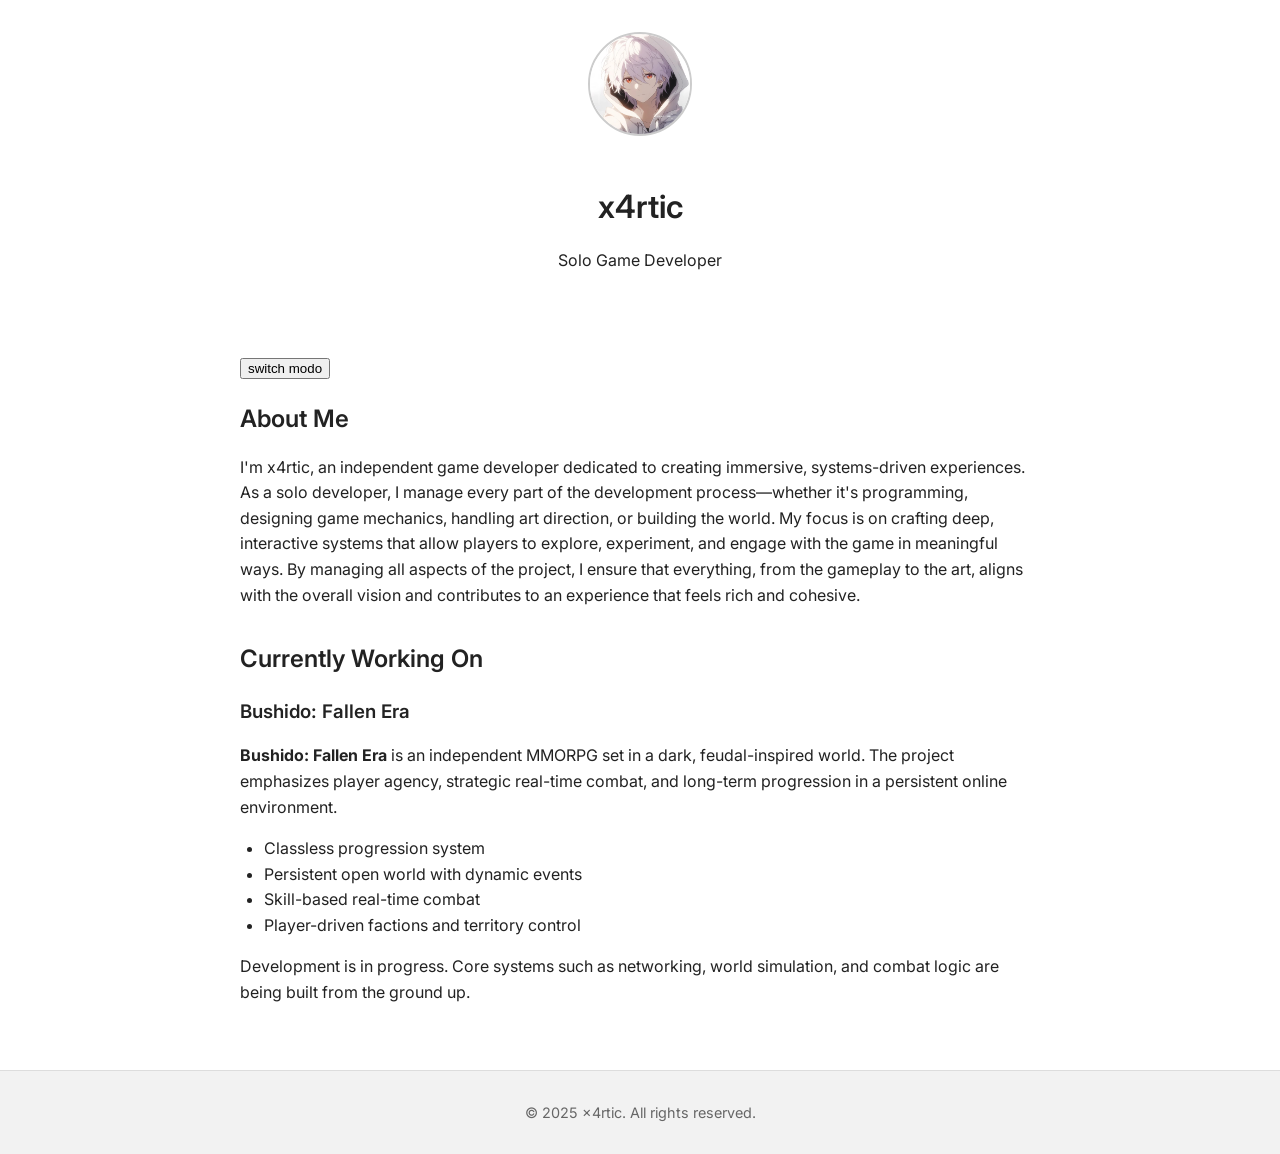
<file: index.html>
<!DOCTYPE html>
<html lang="en">
<head>
  <meta charset="UTF-8" />
  <meta name="viewport" content="width=device-width, initial-scale=1.0"/>
  <title>x4rtic | Game Developer</title>
  <link href="https://fonts.googleapis.com/css2?family=Inter:wght@400;600&display=swap" rel="stylesheet">
  <link rel="stylesheet" href="style.css" />
</head>
<body>
  <header>
    <img src="profile.jpg" alt="Profile Picture" class="profile-img" />
    <h1>x4rtic</h1>
    <p>Solo Game Developer</p>
  </header>

  <main>
    <button id="flickey">switch modo</button>
    <section id="about">
      <h2>About Me</h2>
      <p>
        I'm x4rtic, an independent game developer dedicated to creating immersive, systems-driven experiences. As a solo developer,
        I manage every part of the development process—whether it's programming, designing game mechanics, handling art direction,
        or building the world. My focus is on crafting deep, interactive systems that allow players to explore, experiment, and engage
        with the game in meaningful ways. By managing all aspects of the project, I ensure that everything, from the gameplay to the
        art, aligns with the overall vision and contributes to an experience that feels rich and cohesive.
      </p>
    </section>

    <section id="project">
      <h2>Currently Working On</h2>
      <h3>Bushido: Fallen Era</h3>
      <p>
        <strong>Bushido: Fallen Era</strong> is an independent MMORPG set in a dark, feudal-inspired world. 
        The project emphasizes player agency, strategic real-time combat, and long-term progression in a persistent online environment.
      </p>
      <ul>
        <li>Classless progression system</li>
        <li>Persistent open world with dynamic events</li>
        <li>Skill-based real-time combat</li>
        <li>Player-driven factions and territory control</li>
      </ul>
      <p>
        Development is in progress. Core systems such as networking, world simulation, and combat logic are being built from the ground up.
      </p>
    </section>
  </main>

  <footer>
    <p>&copy; 2025 x4rtic. All rights reserved.</p>
  </footer>
  <script>
    document.getElementById("flickey").addEventListener("click", (() => {
      alert("naruto is mid")
    }))
  </script>
</body>
</html>
</file>
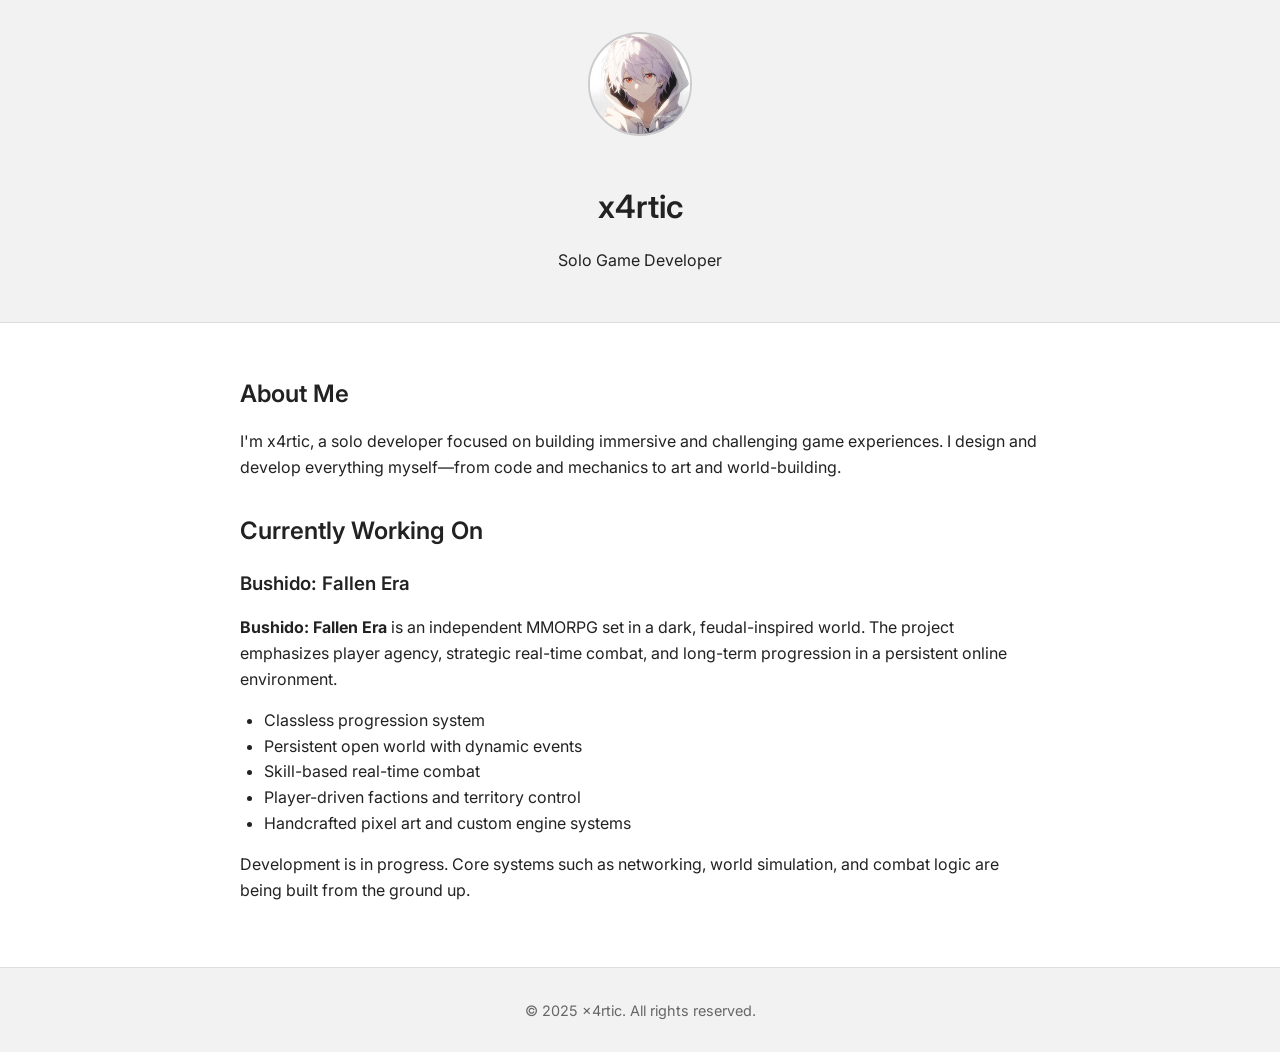
<file: Portfolio/index.html>
<!DOCTYPE html>
<html lang="en">
<head>
  <meta charset="UTF-8" />
  <meta name="viewport" content="width=device-width, initial-scale=1.0"/>
  <title>x4rtic | Game Developer</title>
  <link href="https://fonts.googleapis.com/css2?family=Inter:wght@400;600&display=swap" rel="stylesheet">
  <link rel="stylesheet" href="style.css" />
</head>
<body>
  <header>
    <img src="profile.jpg" alt="Profile Picture" class="profile-img" />
    <h1>x4rtic</h1>
    <p>Solo Game Developer</p>
  </header>

  <main>
    <section id="about">
      <h2>About Me</h2>
      <p>I'm x4rtic, a solo developer focused on building immersive and challenging game experiences. I design and develop everything myself—from code and mechanics to art and world-building.</p>
    </section>

    <section id="project">
      <h2>Currently Working On</h2>
      <h3>Bushido: Fallen Era</h3>
      <p>
        <strong>Bushido: Fallen Era</strong> is an independent MMORPG set in a dark, feudal-inspired world. 
        The project emphasizes player agency, strategic real-time combat, and long-term progression in a persistent online environment.
      </p>
      <ul>
        <li>Classless progression system</li>
        <li>Persistent open world with dynamic events</li>
        <li>Skill-based real-time combat</li>
        <li>Player-driven factions and territory control</li>
        <li>Handcrafted pixel art and custom engine systems</li>
      </ul>
      <p>
        Development is in progress. Core systems such as networking, world simulation, and combat logic are being built from the ground up.
      </p>
    </section>
  </main>

  <footer>
    <p>&copy; 2025 x4rtic. All rights reserved.</p>
  </footer>
</body>
</html>
</file>
<file: style.css>
:root {
  --main-color: #ffffff;
  --main-color2: #DCDCDC;
  --bg-color: #222;
  --bg-color2: #223; 
}

body {
  font-family: 'Inter', sans-serif;
  margin: 0;
  background-color: var(--main-color);
  color: #222;
  line-height: 1.6;
}

header {
  background-color: var(--main-color);
  text-align: center;
  padding: 2rem 1rem;
  border-bottom: 1px solid var(--main-color);
}

.profile-img {
  width: 100px;
  height: 100px;
  border-radius: 50%;
  object-fit: cover;
  border: 2px solid #ccc;
  margin-bottom: 1rem;
}

main {
  max-width: 800px;
  margin: auto;
  padding: 2rem;
}

section {
  margin-bottom: 2rem;
}

h1, h2, h3 {
  margin-bottom: 0.5rem;
  font-weight: 600;
}

ul {
  list-style: disc;
  padding-left: 1.5rem;
}

footer {
  background-color: #f2f2f2;
  text-align: center;
  padding: 1rem;
  font-size: 0.9rem;
  color: #666;
  border-top: 1px solid #ddd;
}
</file>
<file: Portfolio/style.css>
body {
  font-family: 'Inter', sans-serif;
  margin: 0;
  background-color: #ffffff;
  color: #222;
  line-height: 1.6;
}

header {
  background-color: #f2f2f2;
  text-align: center;
  padding: 2rem 1rem;
  border-bottom: 1px solid #ddd;
}

.profile-img {
  width: 100px;
  height: 100px;
  border-radius: 50%;
  object-fit: cover;
  border: 2px solid #ccc;
  margin-bottom: 1rem;
}

main {
  max-width: 800px;
  margin: auto;
  padding: 2rem;
}

section {
  margin-bottom: 2rem;
}

h1, h2, h3 {
  margin-bottom: 0.5rem;
  font-weight: 600;
}

ul {
  list-style: disc;
  padding-left: 1.5rem;
}

footer {
  background-color: #f2f2f2;
  text-align: center;
  padding: 1rem;
  font-size: 0.9rem;
  color: #666;
  border-top: 1px solid #ddd;
}
</file>
